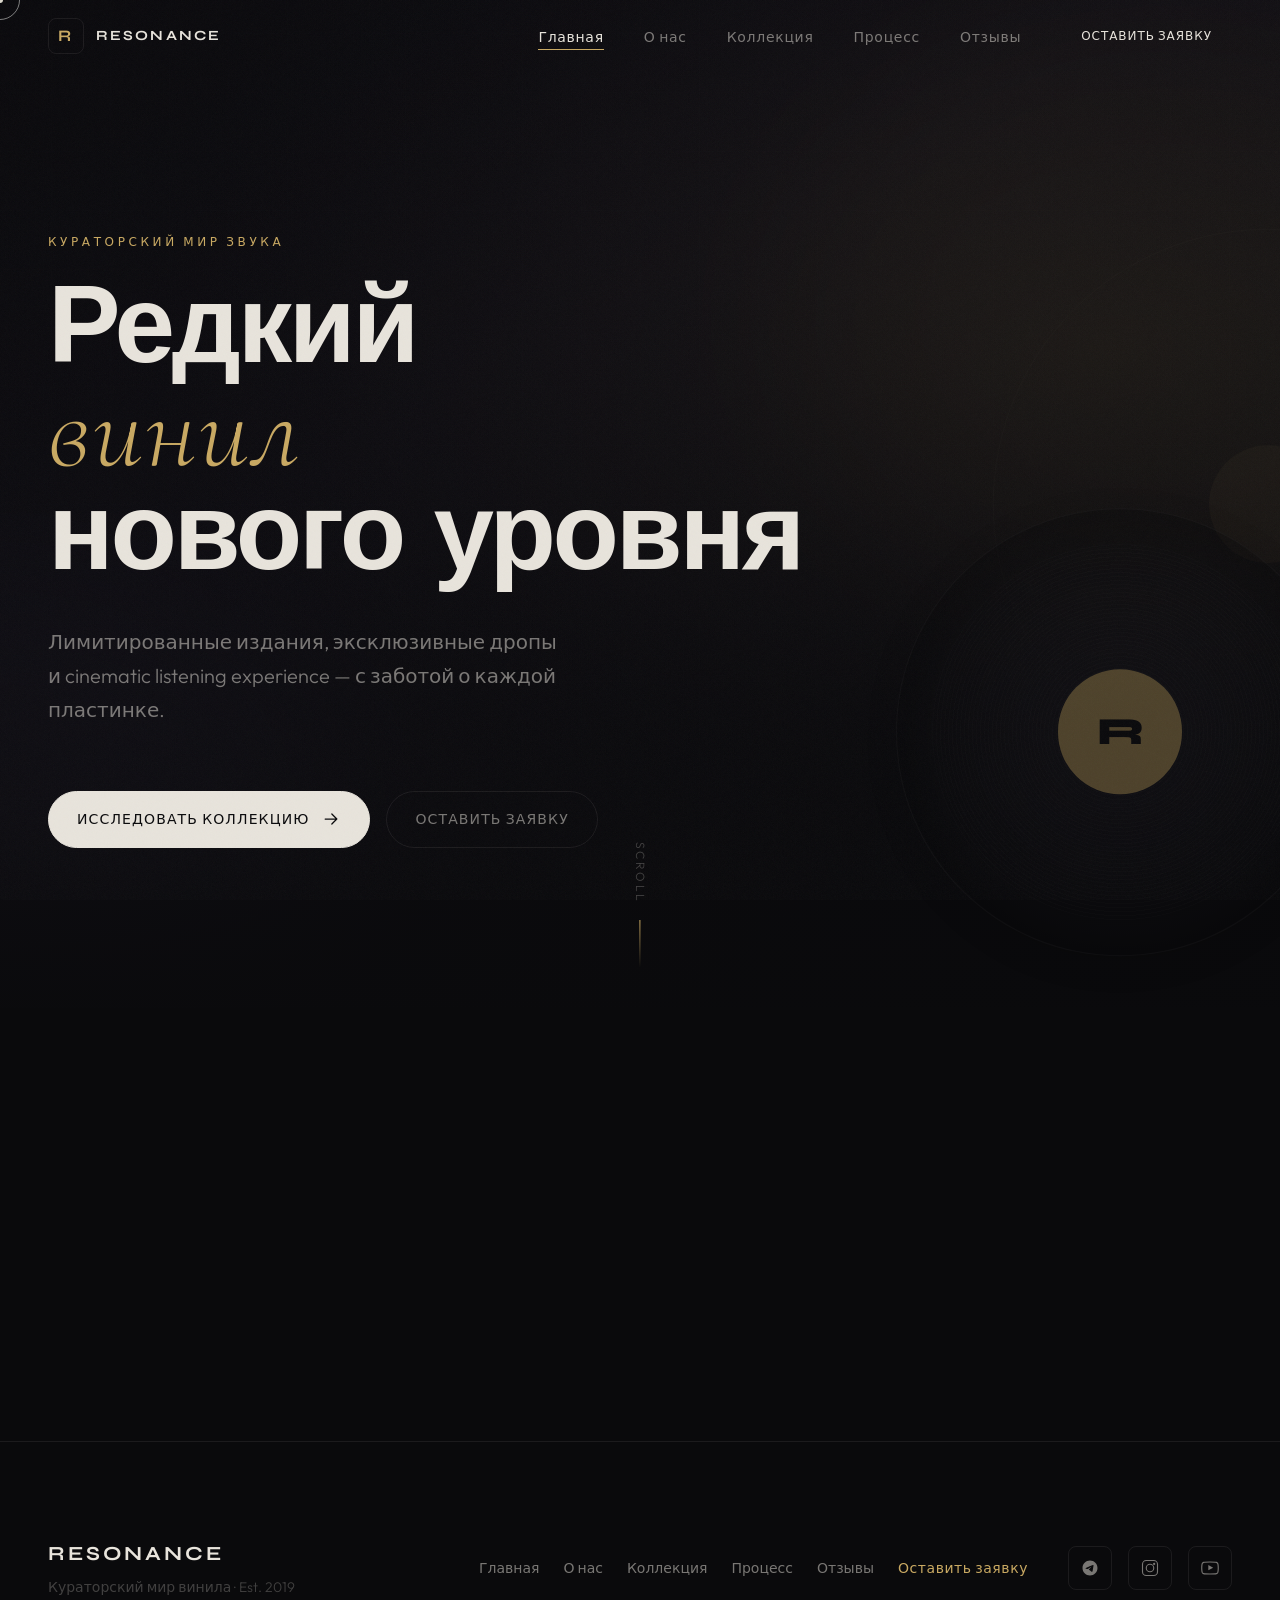
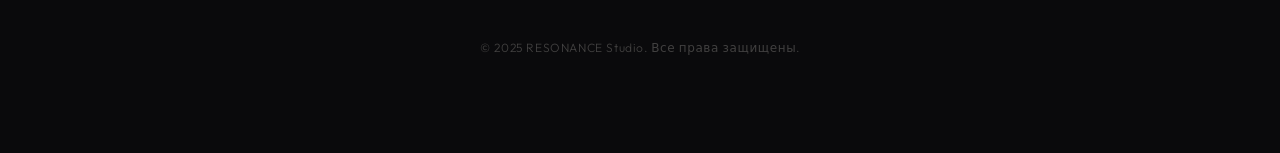
<file: index.html>
<!DOCTYPE html>
<html lang="ru">
<head>
  <meta charset="UTF-8">
  <meta name="viewport" content="width=device-width, initial-scale=1.0">
  <meta name="description" content="RESONANCE — премиальная студия винила, редких изданий и кураторского звука.">
  <meta name="theme-color" content="#0a0a0c">
  <title>RESONANCE — Кураторский мир винила</title>
  <link rel="icon" type="image/svg+xml" href="assets/favicon.svg">
  <link rel="preconnect" href="https://fonts.googleapis.com">
  <link rel="preconnect" href="https://fonts.gstatic.com" crossorigin>
  <link href="https://fonts.googleapis.com/css2?family=Cormorant+Garamond:ital,wght@0,300;0,400;0,600;1,300&family=Outfit:wght@300;400;500;600&family=Syne:wght@400;500;600;700;800&display=swap" rel="stylesheet">
  <link rel="stylesheet" href="style.css">
</head>
<body data-page="home">

  <main>
    <section class="hero" id="hero">
      <div class="hero__bg" data-parallax="0.35">
        <img src="assets/hero-bg.svg" alt="" class="hero__bg-img" width="1920" height="1080" loading="eager">
        <div class="hero__overlay"></div>
        <div class="hero__grain"></div>
      </div>
      <div class="hero__content container">
        <p class="hero__eyebrow reveal" data-delay="0">Кураторский мир звука</p>
        <h1 class="hero__title reveal" data-delay="100">
          <span class="hero__title-line">Редкий</span>
          <span class="hero__title-line hero__title-line--accent">винил</span>
          <span class="hero__title-line">нового уровня</span>
        </h1>
        <p class="hero__subtitle reveal" data-delay="200">
          Лимитированные издания, эксклюзивные дропы и cinematic listening experience — с заботой о каждой пластинке.
        </p>
        <div class="hero__actions reveal" data-delay="300">
          <a href="catalog.html" class="btn btn--primary" data-cursor="hover">
            <span>Исследовать коллекцию</span>
            <svg width="20" height="20" viewBox="0 0 24 24" fill="none" aria-hidden="true"><path d="M5 12h14M13 6l6 6-6 6" stroke="currentColor" stroke-width="1.5" stroke-linecap="round" stroke-linejoin="round"/></svg>
          </a>
          <button type="button" class="btn btn--ghost" data-modal-open data-cursor="hover">Оставить заявку</button>
        </div>
      </div>
      <div class="hero__disc" data-parallax="0.15" aria-hidden="true">
        <div class="hero__disc-inner">
          <div class="hero__disc-grooves"></div>
          <div class="hero__disc-label">R</div>
        </div>
      </div>
      <a href="about.html" class="hero__scroll" aria-label="Прокрутить" data-cursor="hover">
        <span class="hero__scroll-text">Scroll</span>
        <span class="hero__scroll-line"></span>
      </a>
    </section>

    <section class="home-teaser section">
      <div class="container">
        <div class="home-teaser__grid">
          <a href="about.html" class="home-teaser__card reveal" data-cursor="hover">
            <span class="home-teaser__num">01</span>
            <h3>О студии</h3>
            <p>Кураторский отбор и философия звука</p>
          </a>
          <a href="catalog.html" class="home-teaser__card reveal" data-delay="100" data-cursor="hover">
            <span class="home-teaser__num">02</span>
            <h3>Коллекция</h3>
            <p>Редкие релизы и лимитированные издания</p>
          </a>
          <a href="process.html" class="home-teaser__card reveal" data-delay="200" data-cursor="hover">
            <span class="home-teaser__num">03</span>
            <h3>Процесс</h3>
            <p>От заявки до первого spin</p>
          </a>
          <a href="reviews.html" class="home-teaser__card reveal" data-delay="300" data-cursor="hover">
            <span class="home-teaser__num">04</span>
            <h3>Отзывы</h3>
            <p>Голоса нашего комьюнити</p>
          </a>
        </div>
      </div>
    </section>
  </main>

  <script src="js/layout.js"></script>
  <script src="script.js" defer></script>
</body>
</html>
</file>
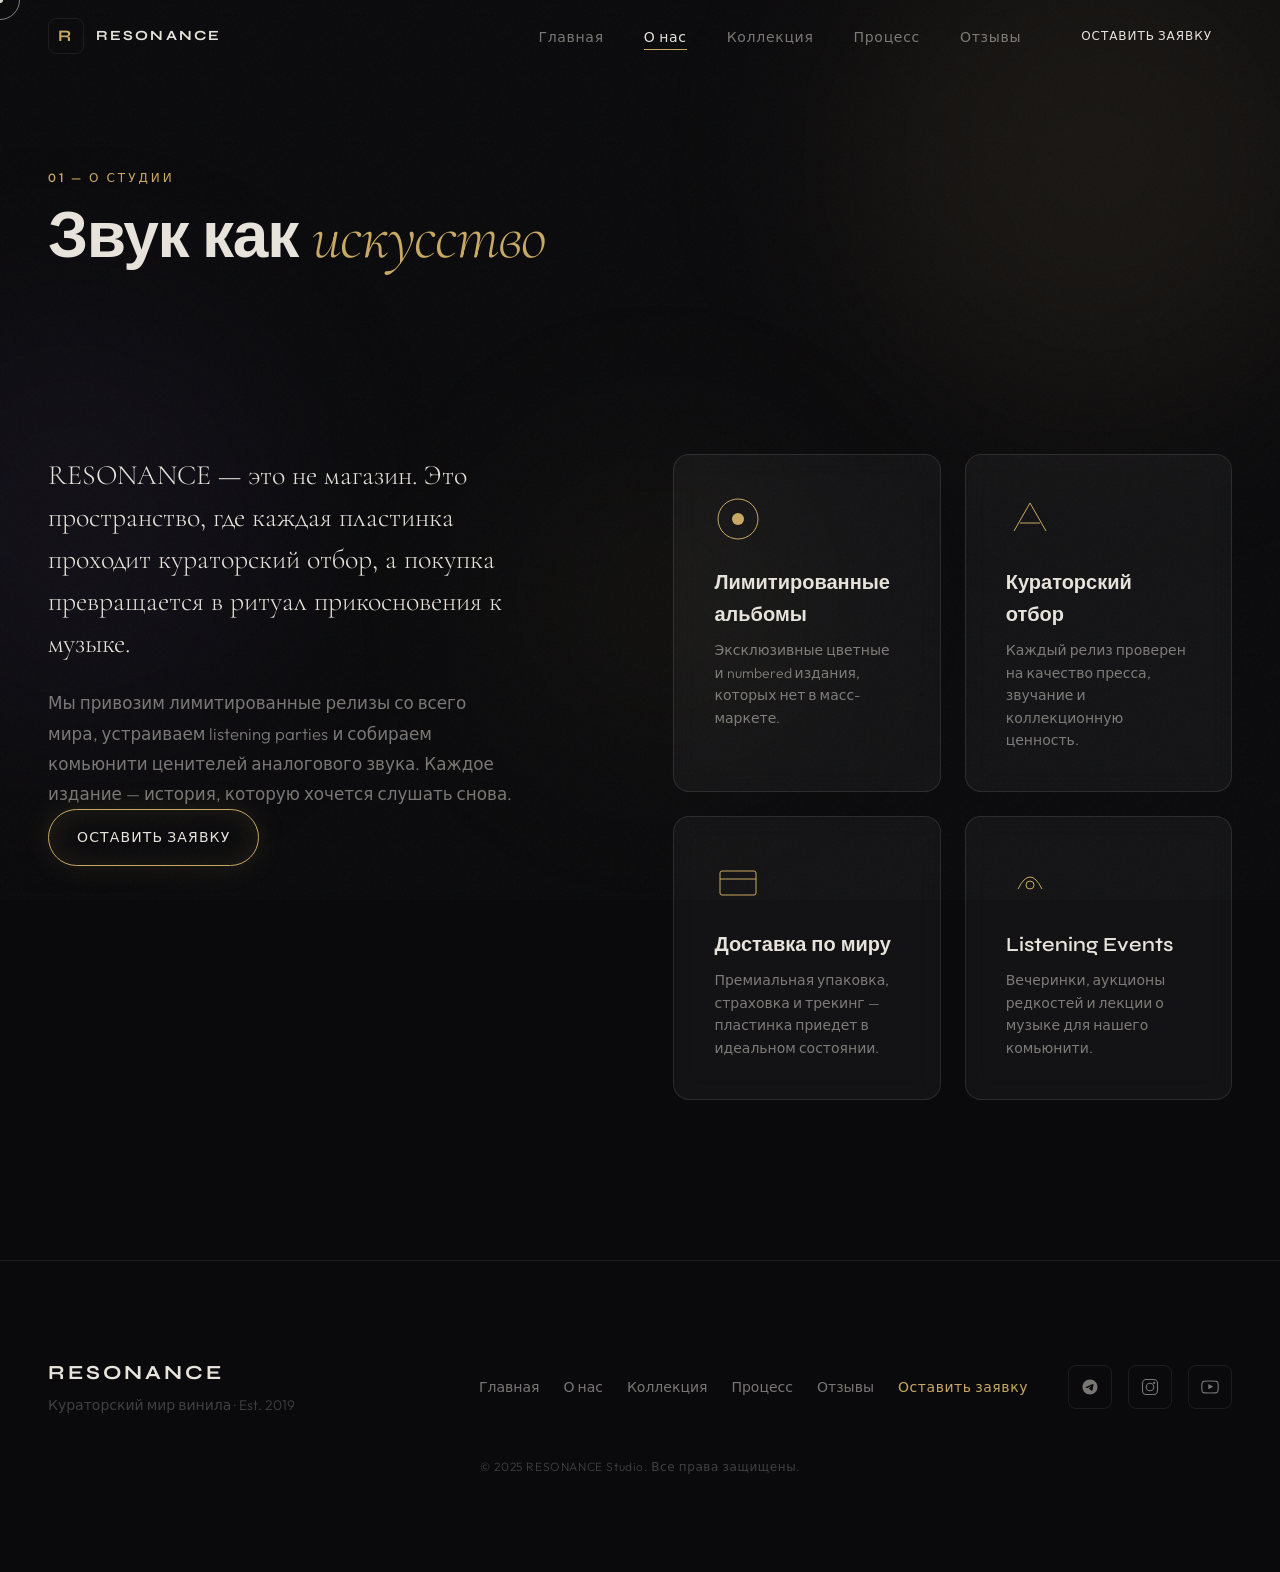
<file: about.html>
<!DOCTYPE html>
<html lang="ru">
<head>
  <meta charset="UTF-8">
  <meta name="viewport" content="width=device-width, initial-scale=1.0">
  <meta name="description" content="RESONANCE — о студии, кураторский отбор винила и философия звука.">
  <meta name="theme-color" content="#0a0a0c">
  <title>О нас — RESONANCE</title>
  <link rel="icon" type="image/svg+xml" href="assets/favicon.svg">
  <link rel="preconnect" href="https://fonts.googleapis.com">
  <link rel="preconnect" href="https://fonts.gstatic.com" crossorigin>
  <link href="https://fonts.googleapis.com/css2?family=Cormorant+Garamond:ital,wght@0,300;0,400;0,600;1,300&family=Outfit:wght@300;400;500;600&family=Syne:wght@400;500;600;700;800&display=swap" rel="stylesheet">
  <link rel="stylesheet" href="style.css">
</head>
<body data-page="about">

  <main>
    <section class="page-head section">
      <div class="container">
        <span class="section__label reveal">01 — О студии</span>
        <h1 class="page-head__title reveal" data-delay="100">Звук как <em>искусство</em></h1>
      </div>
    </section>

    <section class="about section" id="about">
      <div class="container">
        <div class="about__grid">
          <div class="about__text reveal" data-delay="100">
            <p class="about__lead">
              RESONANCE — это не магазин. Это пространство, где каждая пластинка проходит кураторский отбор, а покупка превращается в ритуал прикосновения к музыке.
            </p>
            <p class="about__body">
              Мы привозим лимитированные релизы со всего мира, устраиваем listening parties и собираем комьюнити ценителей аналогового звука. Каждое издание — история, которую хочется слушать снова.
            </p>
            <button type="button" class="btn btn--glow" data-modal-open data-cursor="hover">Оставить заявку</button>
          </div>
          <div class="about__cards">
            <article class="feature-card reveal" data-delay="0" data-cursor="hover">
              <div class="feature-card__icon">
                <svg viewBox="0 0 48 48" fill="none" aria-hidden="true"><circle cx="24" cy="24" r="20" stroke="currentColor" stroke-width="1"/><circle cx="24" cy="24" r="6" fill="currentColor"/></svg>
              </div>
              <h3 class="feature-card__title">Лимитированные альбомы</h3>
              <p class="feature-card__desc">Эксклюзивные цветные и numbered издания, которых нет в масс-маркете.</p>
              <span class="feature-card__line"></span>
            </article>
            <article class="feature-card reveal" data-delay="100" data-cursor="hover">
              <div class="feature-card__icon">
                <svg viewBox="0 0 48 48" fill="none" aria-hidden="true"><path d="M8 36 L24 8 L40 36" stroke="currentColor" stroke-width="1" stroke-linejoin="round"/><line x1="14" y1="28" x2="34" y2="28" stroke="currentColor" stroke-width="1"/></svg>
              </div>
              <h3 class="feature-card__title">Кураторский отбор</h3>
              <p class="feature-card__desc">Каждый релиз проверен на качество пресса, звучание и коллекционную ценность.</p>
              <span class="feature-card__line"></span>
            </article>
            <article class="feature-card reveal" data-delay="200" data-cursor="hover">
              <div class="feature-card__icon">
                <svg viewBox="0 0 48 48" fill="none" aria-hidden="true"><rect x="6" y="14" width="36" height="24" rx="2" stroke="currentColor" stroke-width="1"/><path d="M6 22 L42 22" stroke="currentColor" stroke-width="1"/></svg>
              </div>
              <h3 class="feature-card__title">Доставка по миру</h3>
              <p class="feature-card__desc">Премиальная упаковка, страховка и трекинг — пластинка приедет в идеальном состоянии.</p>
              <span class="feature-card__line"></span>
            </article>
            <article class="feature-card reveal" data-delay="300" data-cursor="hover">
              <div class="feature-card__icon">
                <svg viewBox="0 0 48 48" fill="none" aria-hidden="true"><path d="M12 32 Q24 8 36 32" stroke="currentColor" stroke-width="1" fill="none"/><circle cx="24" cy="28" r="4" stroke="currentColor" stroke-width="1"/></svg>
              </div>
              <h3 class="feature-card__title">Listening Events</h3>
              <p class="feature-card__desc">Вечеринки, аукционы редкостей и лекции о музыке для нашего комьюнити.</p>
              <span class="feature-card__line"></span>
            </article>
          </div>
        </div>
      </div>
    </section>
  </main>

  <script src="js/layout.js"></script>
  <script src="script.js" defer></script>
</body>
</html>
</file>
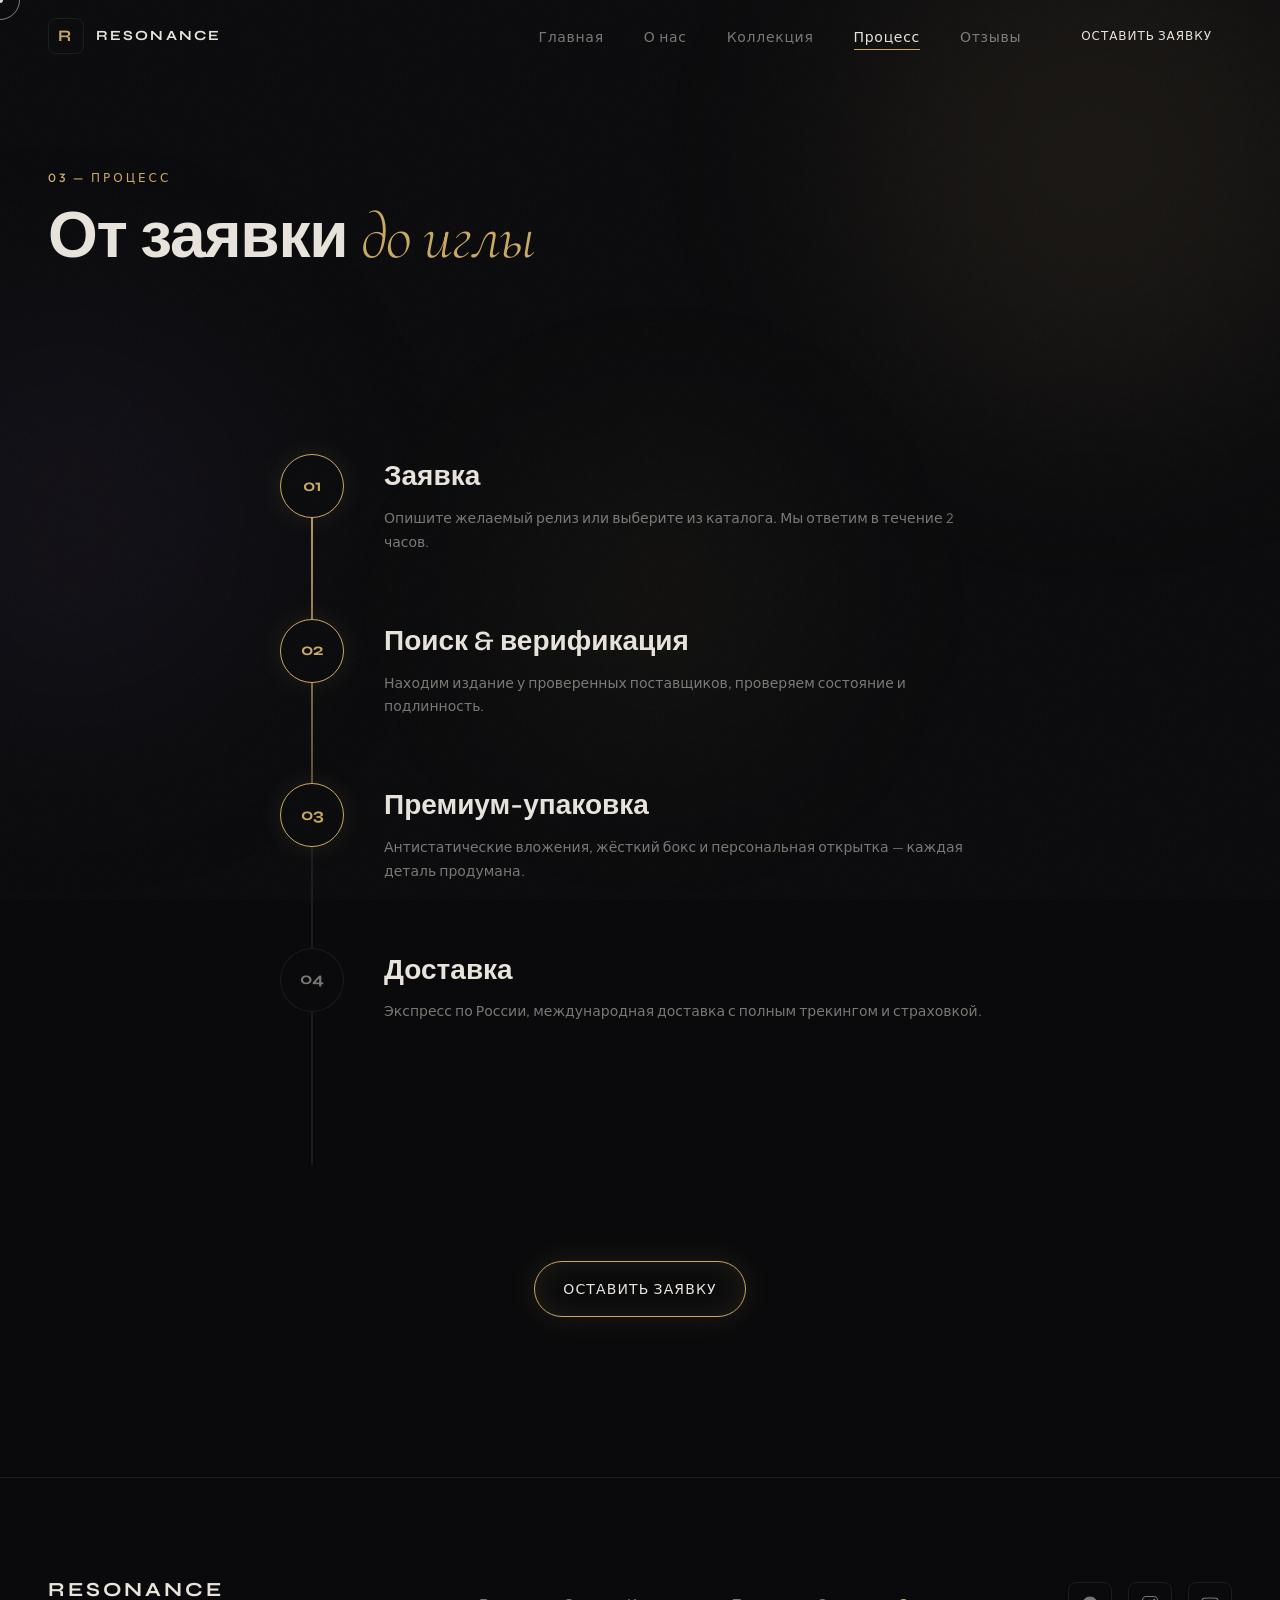
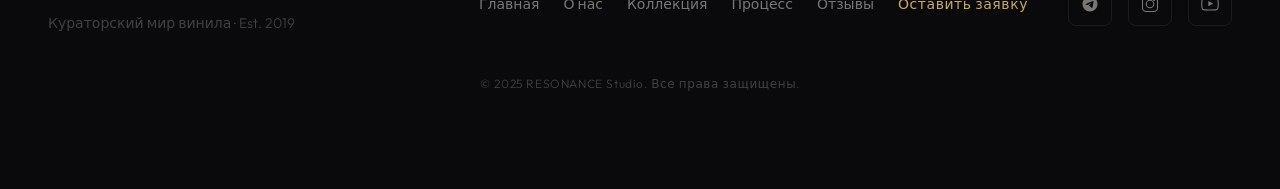
<file: process.html>
<!DOCTYPE html>
<html lang="ru">
<head>
  <meta charset="UTF-8">
  <meta name="viewport" content="width=device-width, initial-scale=1.0">
  <meta name="description" content="RESONANCE — как мы работаем: от заявки до доставки винила.">
  <meta name="theme-color" content="#0a0a0c">
  <title>Процесс — RESONANCE</title>
  <link rel="icon" type="image/svg+xml" href="assets/favicon.svg">
  <link rel="preconnect" href="https://fonts.googleapis.com">
  <link rel="preconnect" href="https://fonts.gstatic.com" crossorigin>
  <link href="https://fonts.googleapis.com/css2?family=Cormorant+Garamond:ital,wght@0,300;0,400;0,600;1,300&family=Outfit:wght@300;400;500;600&family=Syne:wght@400;500;600;700;800&display=swap" rel="stylesheet">
  <link rel="stylesheet" href="style.css">
</head>
<body data-page="process">

  <main>
    <section class="page-head section">
      <div class="container">
        <span class="section__label reveal">03 — Процесс</span>
        <h1 class="page-head__title reveal" data-delay="100">От заявки <em>до иглы</em></h1>
      </div>
    </section>

    <section class="process section" id="process">
      <div class="container">
        <div class="timeline" id="timeline">
          <div class="timeline__track" aria-hidden="true">
            <div class="timeline__line"></div>
            <div class="timeline__progress" id="timelineProgress"></div>
          </div>
          <article class="timeline__step reveal" data-delay="0">
            <div class="timeline__marker"><span>01</span></div>
            <div class="timeline__content">
              <h3 class="timeline__title">Заявка</h3>
              <p class="timeline__desc">Опишите желаемый релиз или выберите из каталога. Мы ответим в течение 2 часов.</p>
            </div>
          </article>
          <article class="timeline__step reveal" data-delay="150">
            <div class="timeline__marker"><span>02</span></div>
            <div class="timeline__content">
              <h3 class="timeline__title">Поиск &amp; верификация</h3>
              <p class="timeline__desc">Находим издание у проверенных поставщиков, проверяем состояние и подлинность.</p>
            </div>
          </article>
          <article class="timeline__step reveal" data-delay="300">
            <div class="timeline__marker"><span>03</span></div>
            <div class="timeline__content">
              <h3 class="timeline__title">Премиум-упаковка</h3>
              <p class="timeline__desc">Антистатические вложения, жёсткий бокс и персональная открытка — каждая деталь продумана.</p>
            </div>
          </article>
          <article class="timeline__step reveal" data-delay="450">
            <div class="timeline__marker"><span>04</span></div>
            <div class="timeline__content">
              <h3 class="timeline__title">Доставка</h3>
              <p class="timeline__desc">Экспресс по России, международная доставка с полным трекингом и страховкой.</p>
            </div>
          </article>
          <article class="timeline__step reveal" data-delay="600">
            <div class="timeline__marker"><span>05</span></div>
            <div class="timeline__content">
              <h3 class="timeline__title">Первый spin</h3>
              <p class="timeline__desc">Пластинка у вас. Приглашаем на listening party — делимся эмоциями вместе.</p>
            </div>
          </article>
        </div>
        <p class="process__cta reveal">
          <button type="button" class="btn btn--glow" data-modal-open data-cursor="hover">Оставить заявку</button>
        </p>
      </div>
    </section>
  </main>

  <script src="js/layout.js"></script>
  <script src="script.js" defer></script>
</body>
</html>
</file>
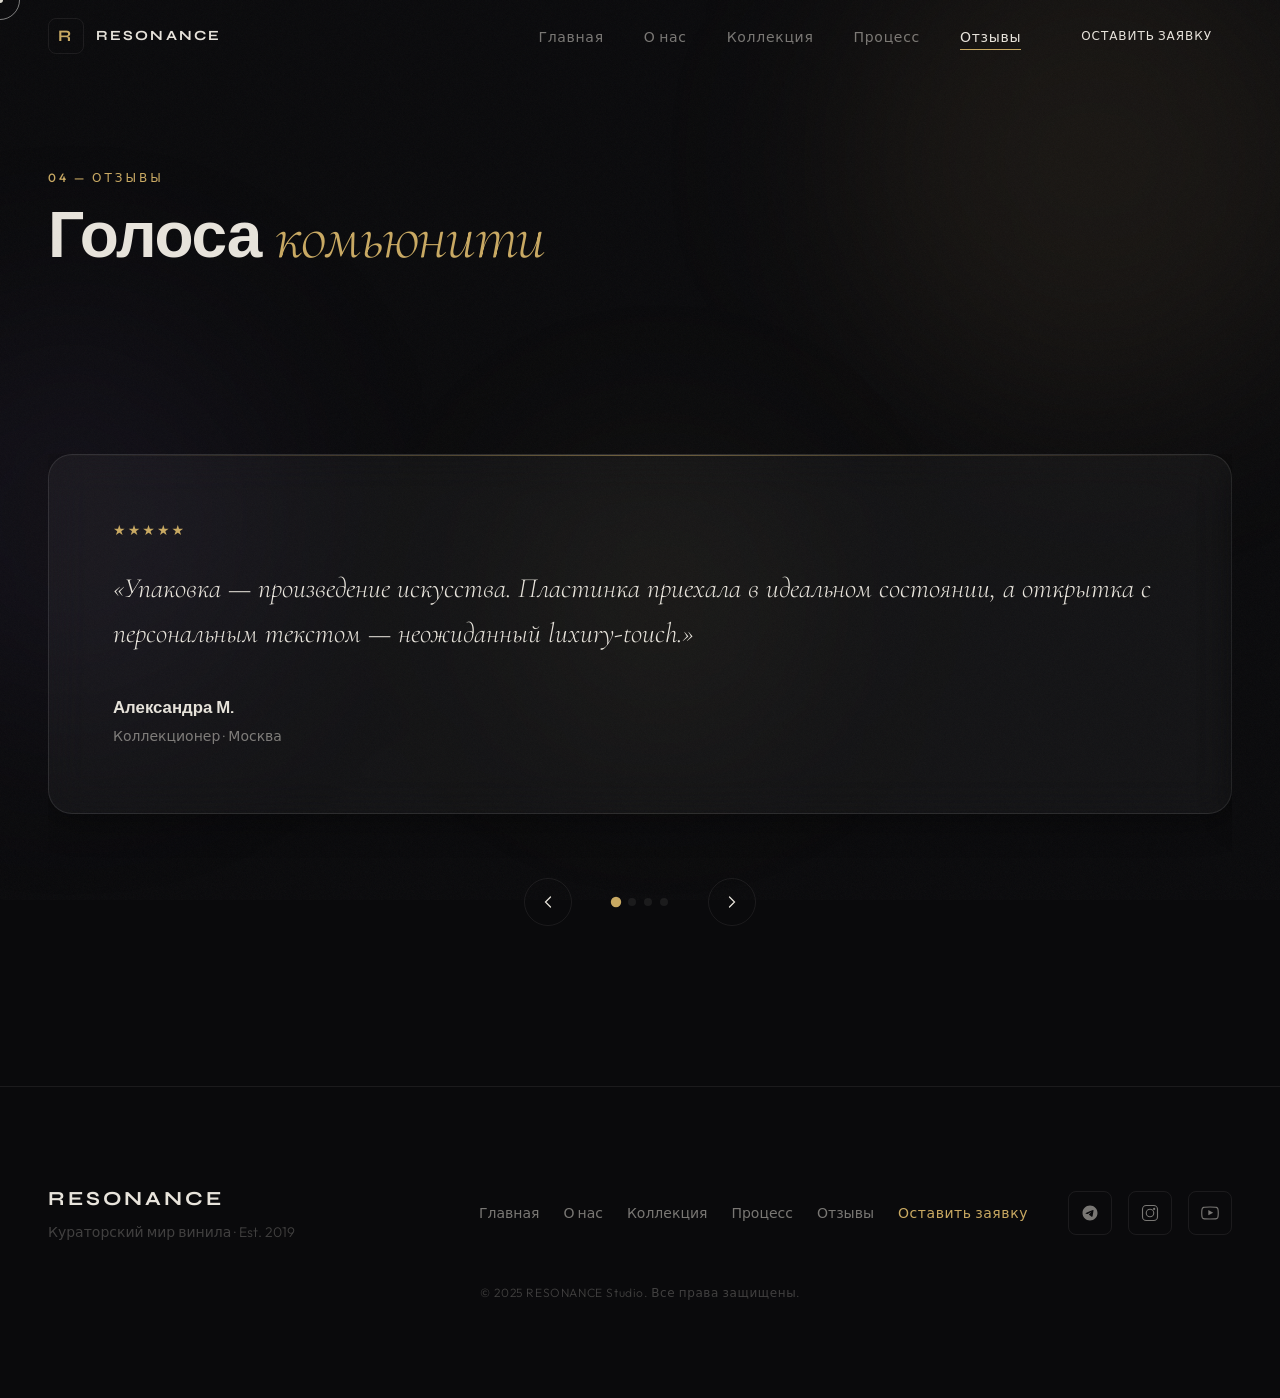
<file: reviews.html>
<!DOCTYPE html>
<html lang="ru">
<head>
  <meta charset="UTF-8">
  <meta name="viewport" content="width=device-width, initial-scale=1.0">
  <meta name="description" content="RESONANCE — отзывы коллекционеров и меломанов.">
  <meta name="theme-color" content="#0a0a0c">
  <title>Отзывы — RESONANCE</title>
  <link rel="icon" type="image/svg+xml" href="assets/favicon.svg">
  <link rel="preconnect" href="https://fonts.googleapis.com">
  <link rel="preconnect" href="https://fonts.gstatic.com" crossorigin>
  <link href="https://fonts.googleapis.com/css2?family=Cormorant+Garamond:ital,wght@0,300;0,400;0,600;1,300&family=Outfit:wght@300;400;500;600&family=Syne:wght@400;500;600;700;800&display=swap" rel="stylesheet">
  <link rel="stylesheet" href="style.css">
</head>
<body data-page="reviews">

  <main>
    <section class="page-head section">
      <div class="container">
        <span class="section__label reveal">04 — Отзывы</span>
        <h1 class="page-head__title reveal" data-delay="100">Голоса <em>комьюнити</em></h1>
      </div>
    </section>

    <section class="testimonials section" id="testimonials">
      <div class="container">
        <div class="slider reveal" id="testimonialSlider">
          <div class="slider__track" id="sliderTrack">
            <article class="slider__slide glass-card">
              <div class="slider__stars" aria-hidden="true">★★★★★</div>
              <blockquote class="slider__quote">«Упаковка — произведение искусства. Пластинка приехала в идеальном состоянии, а открытка с персональным текстом — неожиданный luxury-touch.»</blockquote>
              <footer class="slider__author">
                <span class="slider__name">Александра М.</span>
                <span class="slider__role">Коллекционер · Москва</span>
              </footer>
            </article>
            <article class="slider__slide glass-card">
              <div class="slider__stars" aria-hidden="true">★★★★★</div>
              <blockquote class="slider__quote">«Нашли редкий японский пресс, о котором мечтал три года. RESONANCE — единственные, кто не подвели с подлинностью и сроками.»</blockquote>
              <footer class="slider__author">
                <span class="slider__name">Дмитрий К.</span>
                <span class="slider__role">DJ · Санкт-Петербург</span>
              </footer>
            </article>
            <article class="slider__slide glass-card">
              <div class="slider__stars" aria-hidden="true">★★★★★</div>
              <blockquote class="slider__quote">«Listening party в их студии — это cinematic experience. Звук, свет, винил — всё на уровне топовых мировых пространств.»</blockquote>
              <footer class="slider__author">
                <span class="slider__name">Елена В.</span>
                <span class="slider__role">Музыкальный критик</span>
              </footer>
            </article>
            <article class="slider__slide glass-card">
              <div class="slider__stars" aria-hidden="true">★★★★★</div>
              <blockquote class="slider__quote">«Заказываю уже четвёртый раз. Каждый дроп — событие. Сервис ощущается как private concierge для меломанов.»</blockquote>
              <footer class="slider__author">
                <span class="slider__name">Игорь С.</span>
                <span class="slider__role">Продюсер · Берлин</span>
              </footer>
            </article>
          </div>
          <div class="slider__controls">
            <button class="slider__btn" id="sliderPrev" aria-label="Предыдущий отзыв" data-cursor="hover">
              <svg viewBox="0 0 24 24" fill="none" aria-hidden="true"><path d="M15 6l-6 6 6 6" stroke="currentColor" stroke-width="1.5" stroke-linecap="round"/></svg>
            </button>
            <div class="slider__dots" id="sliderDots" role="tablist" aria-label="Выбор отзыва"></div>
            <button class="slider__btn" id="sliderNext" aria-label="Следующий отзыв" data-cursor="hover">
              <svg viewBox="0 0 24 24" fill="none" aria-hidden="true"><path d="M9 6l6 6-6 6" stroke="currentColor" stroke-width="1.5" stroke-linecap="round"/></svg>
            </button>
          </div>
        </div>
      </div>
    </section>
  </main>

  <script src="js/layout.js"></script>
  <script src="script.js" defer></script>
</body>
</html>
</file>
<file: style.css>
/* ═══════════════════════════════════════════════════════════
   RESONANCE — Premium Vinyl Studio
   Design System & Component Styles
   ═══════════════════════════════════════════════════════════ */

/* ─── CSS Variables ─── */
:root {
  /* Colors */
  --color-bg: #0a0a0c;
  --color-bg-elevated: #12101a;
  --color-bg-card: rgba(255, 255, 255, 0.03);
  --color-surface: #16141c;
  --color-text: #e8e4dc;
  --color-text-muted: rgba(232, 228, 220, 0.5);
  --color-text-faint: rgba(232, 228, 220, 0.25);
  --color-accent: #c9a962;
  --color-accent-glow: rgba(201, 169, 98, 0.4);
  --color-accent-soft: rgba(201, 169, 98, 0.12);
  --color-border: rgba(232, 228, 220, 0.08);
  --color-border-hover: rgba(232, 228, 220, 0.2);
  --color-glass: rgba(255, 255, 255, 0.04);
  --color-glass-border: rgba(255, 255, 255, 0.1);

  /* Typography */
  --font-display: 'Syne', sans-serif;
  --font-serif: 'Cormorant Garamond', Georgia, serif;
  --font-body: 'Outfit', system-ui, sans-serif;

  --text-xs: clamp(0.7rem, 0.65rem + 0.2vw, 0.75rem);
  --text-sm: clamp(0.8rem, 0.75rem + 0.25vw, 0.875rem);
  --text-base: clamp(0.95rem, 0.9rem + 0.3vw, 1.05rem);
  --text-lg: clamp(1.1rem, 1rem + 0.5vw, 1.25rem);
  --text-xl: clamp(1.4rem, 1.2rem + 1vw, 1.75rem);
  --text-2xl: clamp(1.8rem, 1.4rem + 2vw, 2.5rem);
  --text-3xl: clamp(2.5rem, 1.8rem + 3.5vw, 4rem);
  --text-hero: clamp(3.2rem, 2rem + 6vw, 7.5rem);

  /* Spacing */
  --space-xs: 0.5rem;
  --space-sm: 1rem;
  --space-md: 1.5rem;
  --space-lg: 2.5rem;
  --space-xl: 4rem;
  --space-2xl: 6rem;
  --space-3xl: 10rem;

  /* Layout */
  --container-max: 1280px;
  --container-pad: clamp(1.25rem, 4vw, 3rem);
  --nav-height: 72px;
  --radius-sm: 8px;
  --radius-md: 16px;
  --radius-lg: 24px;
  --radius-full: 9999px;

  /* Effects */
  --shadow-soft: 0 8px 32px rgba(0, 0, 0, 0.4);
  --shadow-glow: 0 0 60px var(--color-accent-glow);
  --blur-glass: 20px;
  --transition-fast: 0.2s cubic-bezier(0.4, 0, 0.2, 1);
  --transition-base: 0.4s cubic-bezier(0.4, 0, 0.2, 1);
  --transition-slow: 0.8s cubic-bezier(0.16, 1, 0.3, 1);
  --ease-out-expo: cubic-bezier(0.16, 1, 0.3, 1);
}

/* ─── Reset & Base ─── */
*,
*::before,
*::after {
  box-sizing: border-box;
  margin: 0;
  padding: 0;
}

html {
  scroll-behavior: smooth;
  -webkit-font-smoothing: antialiased;
  -moz-osx-font-smoothing: grayscale;
}

html.preload-lock {
  overflow: hidden;
}

body {
  font-family: var(--font-body);
  font-size: var(--text-base);
  font-weight: 300;
  line-height: 1.6;
  color: var(--color-text);
  background: var(--color-bg);
  overflow-x: hidden;
  cursor: none;
}

body.touch-device {
  cursor: auto;
}

body.touch-device .cursor {
  display: none;
}

img {
  display: block;
  max-width: 100%;
  height: auto;
}

a {
  color: inherit;
  text-decoration: none;
}

button {
  font: inherit;
  color: inherit;
  background: none;
  border: none;
  cursor: none;
}

ul {
  list-style: none;
}

em {
  font-family: var(--font-serif);
  font-style: italic;
  font-weight: 300;
  color: var(--color-accent);
}

::selection {
  background: var(--color-accent-soft);
  color: var(--color-text);
}

/* ─── Utility ─── */
.container {
  width: 100%;
  max-width: var(--container-max);
  margin-inline: auto;
  padding-inline: var(--container-pad);
}

.section {
  padding-block: var(--space-3xl);
  position: relative;
}

/* ─── Preloader ─── */
.preloader {
  position: fixed;
  inset: 0;
  z-index: 10000;
  display: flex;
  align-items: center;
  justify-content: center;
  background: var(--color-bg);
  transition: opacity 0.6s var(--ease-out-expo), visibility 0.6s;
}

.preloader.is-hidden {
  opacity: 0;
  visibility: hidden;
  pointer-events: none;
}

.preloader__inner {
  text-align: center;
}

.preloader__ring {
  width: 48px;
  height: 48px;
  margin: 0 auto var(--space-md);
  border: 1px solid var(--color-border);
  border-top-color: var(--color-accent);
  border-radius: 50%;
  animation: spin 1s linear infinite;
}

.preloader__text {
  font-family: var(--font-display);
  font-size: var(--text-sm);
  font-weight: 600;
  letter-spacing: 0.4em;
  color: var(--color-text-muted);
}

.preloader__bar {
  width: 120px;
  height: 1px;
  margin: var(--space-md) auto 0;
  background: var(--color-border);
  overflow: hidden;
}

.preloader__bar span {
  display: block;
  height: 100%;
  width: 0%;
  background: var(--color-accent);
  animation: loadBar 1.8s var(--ease-out-expo) forwards;
}

@keyframes spin {
  to { transform: rotate(360deg); }
}

@keyframes loadBar {
  to { width: 100%; }
}

/* ─── Custom Cursor ─── */
.cursor {
  position: fixed;
  top: 0;
  left: 0;
  z-index: 9999;
  pointer-events: none;
  mix-blend-mode: difference;
}

.cursor__dot {
  position: absolute;
  width: 6px;
  height: 6px;
  margin: -3px 0 0 -3px;
  background: var(--color-text);
  border-radius: 50%;
  transition: transform 0.15s ease, opacity 0.15s ease;
}

.cursor__ring {
  position: absolute;
  width: 40px;
  height: 40px;
  margin: -20px 0 0 -20px;
  border: 1px solid rgba(255, 255, 255, 0.5);
  border-radius: 50%;
  transition: transform 0.35s var(--ease-out-expo), width 0.35s, height 0.35s, margin 0.35s, border-color 0.35s;
}

.cursor.is-hover .cursor__ring {
  width: 64px;
  height: 64px;
  margin: -32px 0 0 -32px;
  border-color: var(--color-accent);
}

.cursor.is-click .cursor__dot {
  transform: scale(0.5);
}

/* ─── Noise Overlay ─── */
.noise {
  position: fixed;
  inset: 0;
  z-index: 9990;
  pointer-events: none;
  opacity: 0.035;
  background-image: url("data:image/svg+xml,%3Csvg viewBox='0 0 256 256' xmlns='http://www.w3.org/2000/svg'%3E%3Cfilter id='n'%3E%3CfeTurbulence type='fractalNoise' baseFrequency='0.9' numOctaves='4' stitchTiles='stitch'/%3E%3C/filter%3E%3Crect width='100%25' height='100%25' filter='url(%23n)'/%3E%3C/svg%3E");
  background-repeat: repeat;
  background-size: 128px 128px;
}

/* ─── Ambient Blobs ─── */
.ambient {
  position: fixed;
  inset: 0;
  z-index: 0;
  pointer-events: none;
  overflow: hidden;
}

.ambient__blob {
  position: absolute;
  border-radius: 50%;
  filter: blur(100px);
  animation: blobFloat 20s ease-in-out infinite;
}

.ambient__blob--1 {
  width: 500px;
  height: 500px;
  top: -10%;
  right: -5%;
  background: rgba(201, 169, 98, 0.08);
  animation-delay: 0s;
}

.ambient__blob--2 {
  width: 400px;
  height: 400px;
  bottom: 20%;
  left: -10%;
  background: rgba(90, 75, 130, 0.1);
  animation-delay: -7s;
}

.ambient__blob--3 {
  width: 300px;
  height: 300px;
  top: 50%;
  left: 40%;
  background: rgba(201, 169, 98, 0.05);
  animation-delay: -14s;
}

@keyframes blobFloat {
  0%, 100% { transform: translate(0, 0) scale(1); }
  33% { transform: translate(30px, -40px) scale(1.05); }
  66% { transform: translate(-20px, 30px) scale(0.95); }
}

/* ─── Navigation ─── */
.nav {
  position: fixed;
  top: 0;
  left: 0;
  right: 0;
  z-index: 1000;
  height: var(--nav-height);
  transition: background var(--transition-base), backdrop-filter var(--transition-base), box-shadow var(--transition-base);
}

.nav.is-scrolled {
  background: rgba(10, 10, 12, 0.75);
  backdrop-filter: blur(var(--blur-glass));
  -webkit-backdrop-filter: blur(var(--blur-glass));
  box-shadow: 0 1px 0 var(--color-border);
}

.nav__inner {
  display: flex;
  align-items: center;
  justify-content: space-between;
  height: 100%;
}

.nav__logo {
  display: flex;
  align-items: center;
  gap: 0.75rem;
  font-family: var(--font-display);
  font-weight: 700;
  font-size: var(--text-sm);
  letter-spacing: 0.15em;
}

.nav__logo-mark {
  display: flex;
  align-items: center;
  justify-content: center;
  width: 36px;
  height: 36px;
  border: 1px solid var(--color-border);
  border-radius: var(--radius-sm);
  font-size: 1rem;
  color: var(--color-accent);
  transition: border-color var(--transition-fast), box-shadow var(--transition-fast);
}

.nav__logo:hover .nav__logo-mark {
  border-color: var(--color-accent);
  box-shadow: 0 0 20px var(--color-accent-soft);
}

.nav__logo-text {
  display: none;
}

@media (min-width: 768px) {
  .nav__logo-text { display: inline; }
}

.nav__links {
  display: none;
  align-items: center;
  gap: var(--space-lg);
}

@media (min-width: 1024px) {
  .nav__links { display: flex; }
}

.nav__link {
  font-size: var(--text-sm);
  font-weight: 400;
  letter-spacing: 0.05em;
  color: var(--color-text-muted);
  position: relative;
  transition: color var(--transition-fast);
}

.nav__link::after {
  content: '';
  position: absolute;
  bottom: -4px;
  left: 0;
  width: 0;
  height: 1px;
  background: var(--color-accent);
  transition: width var(--transition-base);
}

.nav__link:hover,
.nav__link.is-active {
  color: var(--color-text);
}

.nav__link.is-active::after,
.nav__link:hover::after {
  width: 100%;
}

.nav__burger {
  display: flex;
  flex-direction: column;
  justify-content: center;
  gap: 6px;
  width: 32px;
  height: 32px;
  padding: 4px;
}

@media (min-width: 1024px) {
  .nav__burger { display: none; }
}

.nav__burger span {
  display: block;
  width: 100%;
  height: 1px;
  background: var(--color-text);
  transition: transform var(--transition-base), opacity var(--transition-base);
}

.nav__burger.is-open span:first-child {
  transform: translateY(3.5px) rotate(45deg);
}

.nav__burger.is-open span:last-child {
  transform: translateY(-3.5px) rotate(-45deg);
}

/* Mobile menu */
@media (max-width: 1023px) {
  .nav__links.is-open {
    display: flex;
    flex-direction: column;
    position: fixed;
    inset: var(--nav-height) 0 0 0;
    padding: var(--space-xl) var(--container-pad);
    background: rgba(10, 10, 12, 0.95);
    backdrop-filter: blur(24px);
    -webkit-backdrop-filter: blur(24px);
    gap: var(--space-lg);
    align-items: flex-start;
    animation: fadeIn 0.4s var(--ease-out-expo);
  }
}

.nav__progress {
  position: absolute;
  bottom: 0;
  left: 0;
  height: 1px;
  width: 0%;
  background: linear-gradient(90deg, var(--color-accent), transparent);
  transition: width 0.1s linear;
}

/* ─── Buttons ─── */
.btn {
  display: inline-flex;
  align-items: center;
  gap: 0.75rem;
  padding: 1rem 1.75rem;
  font-family: var(--font-body);
  font-size: var(--text-sm);
  font-weight: 500;
  letter-spacing: 0.08em;
  text-transform: uppercase;
  border-radius: var(--radius-full);
  transition: transform var(--transition-fast), box-shadow var(--transition-base), background var(--transition-base), border-color var(--transition-base);
}

.btn--sm {
  padding: 0.6rem 1.25rem;
  font-size: var(--text-xs);
}

.btn--primary {
  background: var(--color-text);
  color: var(--color-bg);
  border: 1px solid var(--color-text);
}

.btn--primary:hover {
  transform: translateY(-2px);
  box-shadow: 0 12px 40px rgba(232, 228, 220, 0.15);
}

.btn--ghost {
  border: 1px solid var(--color-border);
  color: var(--color-text-muted);
}

.btn--ghost:hover {
  border-color: var(--color-border-hover);
  color: var(--color-text);
  background: var(--color-glass);
}

.btn--glow {
  background: transparent;
  color: var(--color-text);
  border: 1px solid var(--color-accent);
  box-shadow: 0 0 30px var(--color-accent-soft), inset 0 0 30px var(--color-accent-soft);
}

.btn--glow:hover {
  background: var(--color-accent-soft);
  box-shadow: var(--shadow-glow);
  transform: translateY(-3px);
}

.btn svg {
  transition: transform var(--transition-fast);
}

.btn:hover svg {
  transform: translateX(4px);
}

/* ─── Section Header ─── */
.section__header {
  margin-bottom: var(--space-2xl);
}

.section__label {
  display: block;
  font-size: var(--text-xs);
  font-weight: 500;
  letter-spacing: 0.25em;
  text-transform: uppercase;
  color: var(--color-accent);
  margin-bottom: var(--space-sm);
}

.section__title {
  font-family: var(--font-display);
  font-size: var(--text-3xl);
  font-weight: 700;
  line-height: 1.05;
  letter-spacing: -0.02em;
}

/* ─── Scroll Reveal ─── */
.reveal {
  opacity: 0;
  transform: translateY(40px);
  transition: opacity 0.9s var(--ease-out-expo), transform 0.9s var(--ease-out-expo);
}

.reveal.is-visible {
  opacity: 1;
  transform: translateY(0);
}

/* ═══ HERO ═══ */
.hero {
  position: relative;
  min-height: 100vh;
  min-height: 100dvh;
  display: flex;
  align-items: flex-end;
  padding-bottom: var(--space-2xl);
  overflow: hidden;
}

.hero__bg {
  position: absolute;
  inset: 0;
  z-index: 0;
}

.hero__bg-img {
  width: 100%;
  height: 100%;
  object-fit: cover;
  transform: scale(1.05);
  transition: transform 0.1s linear;
}

.hero__overlay {
  position: absolute;
  inset: 0;
  background: linear-gradient(
    180deg,
    rgba(10, 10, 12, 0.3) 0%,
    rgba(10, 10, 12, 0.5) 50%,
    rgba(10, 10, 12, 0.95) 100%
  );
}

.hero__grain {
  position: absolute;
  inset: 0;
  opacity: 0.04;
  background: repeating-conic-gradient(from 0deg at 50% 50%, transparent 0deg, rgba(255,255,255,0.03) 1deg, transparent 2deg);
}

.hero__content {
  position: relative;
  z-index: 2;
  padding-top: calc(var(--nav-height) + var(--space-3xl));
  padding-bottom: var(--space-xl);
}

.hero__eyebrow {
  font-size: var(--text-xs);
  font-weight: 500;
  letter-spacing: 0.3em;
  text-transform: uppercase;
  color: var(--color-accent);
  margin-bottom: var(--space-md);
}

.hero__title {
  font-family: var(--font-display);
  font-size: var(--text-hero);
  font-weight: 800;
  line-height: 0.95;
  letter-spacing: -0.03em;
  margin-bottom: var(--space-lg);
}

.hero__title-line {
  display: block;
}

.hero__title-line--accent {
  font-family: var(--font-serif);
  font-weight: 300;
  font-style: italic;
  color: var(--color-accent);
  letter-spacing: 0.02em;
}

.hero__subtitle {
  max-width: 520px;
  font-size: var(--text-lg);
  font-weight: 300;
  color: var(--color-text-muted);
  line-height: 1.7;
  margin-bottom: var(--space-xl);
}

.hero__actions {
  display: flex;
  flex-wrap: wrap;
  gap: var(--space-sm);
}

/* Decorative vinyl disc */
.hero__disc {
  position: absolute;
  right: -5%;
  top: 50%;
  transform: translateY(-50%);
  z-index: 1;
  width: clamp(280px, 35vw, 480px);
  height: clamp(280px, 35vw, 480px);
  opacity: 0.35;
  pointer-events: none;
}

@media (max-width: 768px) {
  .hero__disc {
    right: -30%;
    opacity: 0.15;
  }
}

.hero__disc-inner {
  width: 100%;
  height: 100%;
  border-radius: 50%;
  background: radial-gradient(circle at center, #1a181f 0%, #0a0a0c 70%);
  border: 1px solid var(--color-border);
  box-shadow: var(--shadow-soft), inset 0 0 60px rgba(0,0,0,0.5);
  display: flex;
  align-items: center;
  justify-content: center;
  animation: discSpin 30s linear infinite;
}

.hero__disc-grooves {
  position: absolute;
  inset: 8%;
  border-radius: 50%;
  background: repeating-radial-gradient(
    circle at center,
    transparent 0px,
    transparent 3px,
    rgba(232, 228, 220, 0.03) 3px,
    rgba(232, 228, 220, 0.03) 4px
  );
}

.hero__disc-label {
  width: 28%;
  height: 28%;
  border-radius: 50%;
  background: var(--color-accent);
  display: flex;
  align-items: center;
  justify-content: center;
  font-family: var(--font-display);
  font-weight: 800;
  font-size: clamp(1.5rem, 3vw, 2.5rem);
  color: var(--color-bg);
  z-index: 1;
}

@keyframes discSpin {
  to { transform: rotate(360deg); }
}

/* Scroll indicator */
.hero__scroll {
  position: absolute;
  bottom: var(--space-lg);
  left: 50%;
  transform: translateX(-50%);
  z-index: 2;
  display: flex;
  flex-direction: column;
  align-items: center;
  gap: var(--space-sm);
  color: var(--color-text-faint);
  transition: color var(--transition-fast);
}

.hero__scroll:hover {
  color: var(--color-text-muted);
}

.hero__scroll-text {
  font-size: var(--text-xs);
  letter-spacing: 0.2em;
  text-transform: uppercase;
  writing-mode: vertical-rl;
}

.hero__scroll-line {
  width: 1px;
  height: 48px;
  background: linear-gradient(180deg, var(--color-accent), transparent);
  animation: scrollPulse 2s ease-in-out infinite;
}

@keyframes scrollPulse {
  0%, 100% { transform: scaleY(1); opacity: 1; }
  50% { transform: scaleY(0.6); opacity: 0.4; }
}

/* ═══ ABOUT ═══ */
.about__grid {
  display: grid;
  grid-template-columns: 1fr;
  gap: var(--space-2xl);
}

@media (min-width: 1024px) {
  .about__grid {
    grid-template-columns: 1fr 1.2fr;
    gap: var(--space-3xl);
    align-items: start;
  }
}

.about__lead {
  font-family: var(--font-serif);
  font-size: var(--text-xl);
  font-weight: 300;
  line-height: 1.5;
  color: var(--color-text);
  margin-bottom: var(--space-md);
}

.about__body {
  color: var(--color-text-muted);
  line-height: 1.8;
}

.about__cards {
  display: grid;
  grid-template-columns: 1fr;
  gap: var(--space-md);
}

@media (min-width: 640px) {
  .about__cards {
    grid-template-columns: repeat(2, 1fr);
  }
}

/* Feature cards */
.feature-card {
  position: relative;
  padding: var(--space-lg);
  background: var(--color-glass);
  border: 1px solid var(--color-glass-border);
  border-radius: var(--radius-md);
  backdrop-filter: blur(12px);
  -webkit-backdrop-filter: blur(12px);
  overflow: hidden;
  transition: transform var(--transition-base), border-color var(--transition-base), box-shadow var(--transition-base);
}

.feature-card::before {
  content: '';
  position: absolute;
  inset: 0;
  background: linear-gradient(135deg, var(--color-accent-soft) 0%, transparent 60%);
  opacity: 0;
  transition: opacity var(--transition-base);
}

.feature-card:hover {
  transform: translateY(-6px);
  border-color: var(--color-border-hover);
  box-shadow: var(--shadow-soft);
}

.feature-card:hover::before {
  opacity: 1;
}

.feature-card__icon {
  width: 48px;
  height: 48px;
  margin-bottom: var(--space-md);
  color: var(--color-accent);
}

.feature-card__icon svg {
  width: 100%;
  height: 100%;
}

.feature-card__title {
  font-family: var(--font-display);
  font-size: var(--text-lg);
  font-weight: 600;
  margin-bottom: var(--space-xs);
  position: relative;
}

.feature-card__desc {
  font-size: var(--text-sm);
  color: var(--color-text-muted);
  line-height: 1.6;
  position: relative;
}

.feature-card__line {
  position: absolute;
  bottom: 0;
  left: 0;
  width: 0;
  height: 2px;
  background: var(--color-accent);
  transition: width var(--transition-slow);
}

.feature-card:hover .feature-card__line {
  width: 100%;
}

/* ═══ GALLERY — Product cards (marketplace) ═══ */
.gallery {
  padding-top: 0;
}

.gallery__grid {
  display: grid;
  grid-template-columns: repeat(2, 1fr);
  gap: clamp(0.875rem, 2vw, 1.5rem);
  padding-inline: var(--container-pad);
  max-width: calc(var(--container-max) + var(--container-pad) * 2);
  margin-inline: auto;
}

@media (min-width: 640px) {
  .gallery__grid {
    grid-template-columns: repeat(2, 1fr);
  }
}

@media (min-width: 900px) {
  .gallery__grid {
    grid-template-columns: repeat(3, 1fr);
  }
}

/* Product card */
.gallery__item.product-card {
  border: none;
  border-radius: 0;
  overflow: visible;
}

.product-card__inner {
  display: flex;
  flex-direction: column;
  height: 100%;
  background: var(--color-surface);
  border: 1px solid var(--color-border);
  border-radius: var(--radius-md);
  overflow: hidden;
  transition: border-color var(--transition-base), box-shadow var(--transition-base), transform var(--transition-base);
}

.product-card:hover .product-card__inner {
  border-color: var(--color-border-hover);
  box-shadow: 0 12px 40px rgba(0, 0, 0, 0.35);
  transform: translateY(-4px);
}

/* Media block — vinyl product shots on dark canvas */
.product-card__media-wrap {
  position: relative;
  aspect-ratio: 1 / 1;
  background: #0a0a0c;
  overflow: hidden;
  isolation: isolate;
}

.product-card__media-wrap::after {
  content: '';
  position: absolute;
  inset: 0;
  pointer-events: none;
  background: radial-gradient(ellipse at 50% 80%, rgba(201, 169, 98, 0.06) 0%, transparent 55%);
  z-index: 1;
}

.product-card__media.gallery__trigger {
  display: flex;
  align-items: center;
  justify-content: center;
  width: 100%;
  height: 100%;
  position: relative;
  padding: 0;
  border: none;
  background: #0a0a0c;
  cursor: none;
}

.product-card__media img,
.product-card__img {
  position: relative;
  z-index: 0;
  width: 100%;
  height: 100%;
  object-fit: contain;
  object-position: center;
  padding: clamp(0.5rem, 3vw, 1.25rem);
  transition: transform 0.6s var(--ease-out-expo), filter 0.4s ease;
}

/* Карточка со светлым фоном на фото (TV Girl) */
.product-card__img--light {
  padding: clamp(0.35rem, 2vw, 0.75rem);
  background: #0a0a0c;
}

.product-card:hover .product-card__media img {
  transform: scale(1.04);
  filter: brightness(1.06);
}

.product-card__badge {
  position: absolute;
  top: 0.75rem;
  left: 0.75rem;
  z-index: 2;
  padding: 0.3rem 0.65rem;
  font-size: 0.65rem;
  font-weight: 600;
  letter-spacing: 0.12em;
  text-transform: uppercase;
  border-radius: 4px;
  background: rgba(10, 10, 12, 0.75);
  backdrop-filter: blur(8px);
  -webkit-backdrop-filter: blur(8px);
  color: var(--color-text);
  border: 1px solid var(--color-border);
}

.product-card__badge--limited { color: var(--color-accent); border-color: var(--color-accent-soft); }
.product-card__badge--exclusive { color: #a8c4e8; }
.product-card__badge--rare { color: #e8a8c4; }
.product-card__badge--drop { background: var(--color-accent); color: var(--color-bg); border-color: var(--color-accent); }
.product-card__badge--new { color: #8ed4a8; }
.product-card__badge--archive { color: var(--color-text-muted); }

.product-card__fav {
  position: absolute;
  top: 0.75rem;
  right: 0.75rem;
  z-index: 2;
  width: 36px;
  height: 36px;
  display: flex;
  align-items: center;
  justify-content: center;
  font-size: 1.1rem;
  color: var(--color-text-muted);
  background: rgba(10, 10, 12, 0.7);
  backdrop-filter: blur(8px);
  -webkit-backdrop-filter: blur(8px);
  border: 1px solid var(--color-border);
  border-radius: 50%;
  cursor: none;
  transition: color var(--transition-fast), border-color var(--transition-fast), transform var(--transition-fast);
}

.product-card__fav:hover,
.product-card__fav.is-active {
  color: #e85d75;
  border-color: rgba(232, 93, 117, 0.4);
  transform: scale(1.08);
}

/* Card body */
.product-card__body {
  display: flex;
  flex-direction: column;
  flex: 1;
  padding: 1rem 1rem 1.125rem;
  gap: 0.35rem;
}

.product-card__status {
  font-size: 0.7rem;
  font-weight: 500;
  letter-spacing: 0.04em;
  text-transform: uppercase;
}

.product-card__status--stock { color: #6bc98a; }
.product-card__status--low { color: #e8b86d; }
.product-card__status--new { color: var(--color-accent); }

.product-card__title,
.gallery__name.product-card__title {
  font-family: var(--font-body);
  font-size: clamp(0.85rem, 0.8rem + 0.3vw, 0.95rem);
  font-weight: 500;
  line-height: 1.35;
  color: var(--color-text);
  display: -webkit-box;
  -webkit-line-clamp: 2;
  -webkit-box-orient: vertical;
  overflow: hidden;
  margin: 0;
}

.product-card__artist,
.gallery__meta.product-card__artist {
  font-size: 0.8rem;
  color: var(--color-text-muted);
  margin: 0;
  white-space: nowrap;
  overflow: hidden;
  text-overflow: ellipsis;
}

.product-card__spec {
  font-size: 0.7rem;
  color: var(--color-text-faint);
  margin: 0;
}

.product-card__rating {
  display: flex;
  align-items: center;
  gap: 0.35rem;
  margin-top: 0.15rem;
}

.product-card__stars {
  font-size: 0.65rem;
  letter-spacing: 0.05em;
  color: var(--color-accent);
}

.product-card__reviews {
  font-size: 0.7rem;
  color: var(--color-text-faint);
}

.product-card__prices {
  display: flex;
  align-items: baseline;
  flex-wrap: wrap;
  gap: 0.5rem;
  margin-top: 0.35rem;
}

.product-card__price {
  font-family: var(--font-display);
  font-size: clamp(1rem, 0.9rem + 0.4vw, 1.15rem);
  font-weight: 700;
  color: var(--color-text);
  letter-spacing: -0.02em;
}

.product-card__price-old {
  font-size: 0.8rem;
  color: var(--color-text-faint);
  text-decoration: line-through;
}

/* Actions */
.product-card__actions {
  display: grid;
  grid-template-columns: 1fr 1fr;
  gap: 0.5rem;
  margin-top: auto;
  padding-top: 0.75rem;
}

.product-card__btn {
  padding: 0.65rem 0.5rem;
  font-size: 0.7rem;
  font-weight: 600;
  letter-spacing: 0.06em;
  text-transform: uppercase;
  border-radius: var(--radius-sm);
  cursor: none;
  transition: background var(--transition-fast), color var(--transition-fast), border-color var(--transition-fast), transform var(--transition-fast);
}

.product-card__btn--cart {
  background: var(--color-text);
  color: var(--color-bg);
  border: 1px solid var(--color-text);
}

.product-card__btn--cart:hover {
  background: transparent;
  color: var(--color-text);
  transform: translateY(-1px);
}

.product-card__btn--detail {
  background: transparent;
  color: var(--color-text-muted);
  border: 1px solid var(--color-border);
}

.product-card__btn--detail:hover {
  border-color: var(--color-accent);
  color: var(--color-accent);
}

/* Lightbox triggers — keep legacy class hooks */
.gallery__trigger.product-card__btn--detail {
  width: 100%;
}

/* ═══ PROCESS / TIMELINE ═══ */
.timeline {
  position: relative;
  max-width: 720px;
  margin-inline: auto;
}

.timeline__track {
  position: absolute;
  left: 23px;
  top: 0;
  bottom: 0;
  width: 2px;
}

@media (min-width: 768px) {
  .timeline__track { left: 31px; }
}

.timeline__line {
  width: 100%;
  height: 100%;
  background: var(--color-border);
  border-radius: var(--radius-full);
}

.timeline__progress {
  position: absolute;
  top: 0;
  left: 0;
  width: 100%;
  height: 0%;
  background: linear-gradient(180deg, var(--color-accent), rgba(201, 169, 98, 0.3));
  border-radius: var(--radius-full);
  transition: height 0.1s linear;
}

.timeline__step {
  display: grid;
  grid-template-columns: 48px 1fr;
  gap: var(--space-lg);
  padding-bottom: var(--space-xl);
  position: relative;
}

@media (min-width: 768px) {
  .timeline__step {
    grid-template-columns: 64px 1fr;
  }
}

.timeline__step:last-child {
  padding-bottom: 0;
}

.timeline__marker {
  width: 48px;
  height: 48px;
  display: flex;
  align-items: center;
  justify-content: center;
  border-radius: 50%;
  background: var(--color-bg);
  border: 1px solid var(--color-border);
  font-family: var(--font-display);
  font-size: var(--text-sm);
  font-weight: 700;
  color: var(--color-text-muted);
  position: relative;
  z-index: 1;
  transition: border-color var(--transition-base), color var(--transition-base), box-shadow var(--transition-base);
}

@media (min-width: 768px) {
  .timeline__marker {
    width: 64px;
    height: 64px;
    font-size: var(--text-base);
  }
}

.timeline__step.is-active .timeline__marker {
  border-color: var(--color-accent);
  color: var(--color-accent);
  box-shadow: 0 0 24px var(--color-accent-soft);
}

.timeline__title {
  font-family: var(--font-display);
  font-size: var(--text-xl);
  font-weight: 600;
  margin-bottom: var(--space-xs);
}

.timeline__desc {
  font-size: var(--text-sm);
  color: var(--color-text-muted);
  line-height: 1.7;
}

/* ═══ TESTIMONIALS / SLIDER ═══ */
.slider {
  position: relative;
  overflow: hidden;
}

.slider__track {
  display: flex;
  transition: transform 0.7s var(--ease-out-expo);
}

.slider__slide {
  flex: 0 0 100%;
  padding: var(--space-sm);
}

.glass-card {
  padding: var(--space-xl);
  background: var(--color-glass);
  border: 1px solid var(--color-glass-border);
  border-radius: var(--radius-lg);
  backdrop-filter: blur(var(--blur-glass));
  -webkit-backdrop-filter: blur(var(--blur-glass));
  box-shadow: var(--shadow-soft);
  position: relative;
  overflow: hidden;
}

.glass-card::before {
  content: '';
  position: absolute;
  top: 0;
  left: 0;
  right: 0;
  height: 1px;
  background: linear-gradient(90deg, transparent, var(--color-accent), transparent);
  opacity: 0.5;
}

.slider__stars {
  font-size: var(--text-sm);
  color: var(--color-accent);
  letter-spacing: 0.15em;
  margin-bottom: var(--space-md);
}

.slider__quote {
  font-family: var(--font-serif);
  font-size: var(--text-xl);
  font-weight: 300;
  font-style: italic;
  line-height: 1.6;
  color: var(--color-text);
  margin-bottom: var(--space-lg);
}

.slider__name {
  display: block;
  font-family: var(--font-display);
  font-weight: 600;
  font-size: var(--text-base);
}

.slider__role {
  font-size: var(--text-sm);
  color: var(--color-text-muted);
}

.slider__controls {
  display: flex;
  align-items: center;
  justify-content: center;
  gap: var(--space-lg);
  margin-top: var(--space-xl);
}

.slider__btn {
  width: 48px;
  height: 48px;
  display: flex;
  align-items: center;
  justify-content: center;
  border: 1px solid var(--color-border);
  border-radius: 50%;
  transition: border-color var(--transition-fast), background var(--transition-fast), transform var(--transition-fast);
}

.slider__btn svg {
  width: 20px;
  height: 20px;
}

.slider__btn:hover {
  border-color: var(--color-accent);
  background: var(--color-accent-soft);
  transform: scale(1.05);
}

.slider__dots {
  display: flex;
  gap: 0.5rem;
}

.slider__dot {
  width: 8px;
  height: 8px;
  border-radius: 50%;
  background: var(--color-border);
  border: none;
  transition: background var(--transition-fast), transform var(--transition-fast);
}

.slider__dot.is-active {
  background: var(--color-accent);
  transform: scale(1.3);
}

/* ═══ CTA ═══ */
.cta {
  position: relative;
  overflow: hidden;
  text-align: center;
}

.cta__glow {
  position: absolute;
  top: 50%;
  left: 50%;
  transform: translate(-50%, -50%);
  width: min(800px, 90vw);
  height: 400px;
  background: radial-gradient(ellipse, var(--color-accent-glow) 0%, transparent 70%);
  filter: blur(60px);
  pointer-events: none;
  animation: glowPulse 4s ease-in-out infinite;
}

@keyframes glowPulse {
  0%, 100% { opacity: 0.6; transform: translate(-50%, -50%) scale(1); }
  50% { opacity: 1; transform: translate(-50%, -50%) scale(1.1); }
}

.cta__inner {
  position: relative;
  z-index: 1;
  padding: var(--space-3xl) var(--space-lg);
  border: 1px solid var(--color-glass-border);
  border-radius: var(--radius-lg);
  background: var(--color-glass);
  backdrop-filter: blur(var(--blur-glass));
  -webkit-backdrop-filter: blur(var(--blur-glass));
}

.cta__label {
  display: block;
  font-size: var(--text-xs);
  letter-spacing: 0.3em;
  text-transform: uppercase;
  color: var(--color-accent);
  margin-bottom: var(--space-md);
}

.cta__title {
  font-family: var(--font-display);
  font-size: clamp(2rem, 4vw + 1rem, 4.5rem);
  font-weight: 800;
  line-height: 1.05;
  letter-spacing: -0.02em;
  margin-bottom: var(--space-lg);
}

.cta__title-glow {
  background: linear-gradient(135deg, var(--color-text) 0%, var(--color-accent) 50%, var(--color-text) 100%);
  background-size: 200% auto;
  -webkit-background-clip: text;
  -webkit-text-fill-color: transparent;
  background-clip: text;
  animation: shimmer 4s linear infinite;
}

@keyframes shimmer {
  to { background-position: 200% center; }
}

.cta__text {
  max-width: 560px;
  margin: 0 auto var(--space-xl);
  color: var(--color-text-muted);
  font-size: var(--text-lg);
  line-height: 1.7;
}

/* ═══ FOOTER ═══ */
.footer {
  padding-block: var(--space-2xl);
  border-top: 1px solid var(--color-border);
}

.footer__inner {
  display: grid;
  grid-template-columns: 1fr;
  gap: var(--space-lg);
  text-align: center;
}

@media (min-width: 768px) {
  .footer__inner {
    grid-template-columns: 1fr auto auto;
    grid-template-rows: auto auto;
    text-align: left;
    align-items: center;
  }

  .footer__copy {
    grid-column: 1 / -1;
    text-align: center;
  }
}

.footer__logo {
  font-family: var(--font-display);
  font-weight: 700;
  font-size: var(--text-lg);
  letter-spacing: 0.15em;
  transition: color var(--transition-fast);
}

.footer__logo:hover {
  color: var(--color-accent);
}

.footer__tagline {
  font-size: var(--text-sm);
  color: var(--color-text-faint);
  margin-top: 0.35rem;
}

.footer__nav {
  display: flex;
  flex-wrap: wrap;
  justify-content: center;
  gap: var(--space-md);
}

@media (min-width: 768px) {
  .footer__nav { justify-content: flex-start; }
}

.footer__nav a {
  font-size: var(--text-sm);
  color: var(--color-text-muted);
  position: relative;
  transition: color var(--transition-fast);
}

.footer__nav a::after {
  content: '';
  position: absolute;
  bottom: -2px;
  left: 0;
  width: 0;
  height: 1px;
  background: var(--color-accent);
  transition: width var(--transition-base);
}

.footer__nav a:hover {
  color: var(--color-text);
}

.footer__nav a:hover::after {
  width: 100%;
}

.footer__social {
  display: flex;
  justify-content: center;
  gap: var(--space-sm);
}

@media (min-width: 768px) {
  .footer__social { justify-content: flex-end; }
}

.footer__social-link {
  width: 44px;
  height: 44px;
  display: flex;
  align-items: center;
  justify-content: center;
  border: 1px solid var(--color-border);
  border-radius: var(--radius-sm);
  color: var(--color-text-muted);
  transition: color var(--transition-fast), border-color var(--transition-fast), transform var(--transition-fast), box-shadow var(--transition-fast);
}

.footer__social-link svg {
  width: 18px;
  height: 18px;
}

.footer__social-link:hover {
  color: var(--color-accent);
  border-color: var(--color-accent);
  transform: translateY(-3px);
  box-shadow: 0 8px 24px var(--color-accent-soft);
}

.footer__copy {
  font-size: var(--text-xs);
  color: var(--color-text-faint);
  letter-spacing: 0.05em;
}

/* ═══ LIGHTBOX ═══ */
.lightbox {
  position: fixed;
  inset: 0;
  z-index: 9000;
  display: flex;
  align-items: center;
  justify-content: center;
  opacity: 0;
  visibility: hidden;
  transition: opacity 0.4s var(--ease-out-expo), visibility 0.4s;
}

.lightbox.is-open {
  opacity: 1;
  visibility: visible;
}

.lightbox[hidden] {
  display: none !important;
}

.lightbox__backdrop {
  position: absolute;
  inset: 0;
  background: rgba(10, 10, 12, 0.92);
  backdrop-filter: blur(16px);
  -webkit-backdrop-filter: blur(16px);
}

.lightbox__content {
  position: relative;
  z-index: 1;
  width: min(90vw, 900px);
  padding: var(--space-lg);
  animation: lightboxIn 0.5s var(--ease-out-expo);
}

@keyframes lightboxIn {
  from {
    opacity: 0;
    transform: scale(0.95) translateY(20px);
  }
}

.lightbox__figure {
  margin: 0;
  text-align: center;
}

.lightbox__figure img {
  width: 100%;
  max-height: 70vh;
  object-fit: contain;
  background: #0a0a0c;
  padding: 1rem;
  border-radius: var(--radius-md);
  border: 1px solid var(--color-border);
  box-shadow: var(--shadow-soft);
}

.lightbox__figure figcaption {
  margin-top: var(--space-md);
  font-family: var(--font-display);
  font-size: var(--text-lg);
  color: var(--color-text-muted);
}

.lightbox__close {
  position: absolute;
  top: 0;
  right: 0;
  width: 48px;
  height: 48px;
  display: flex;
  align-items: center;
  justify-content: center;
  border: 1px solid var(--color-border);
  border-radius: 50%;
  transition: border-color var(--transition-fast), transform var(--transition-fast);
}

.lightbox__close svg {
  width: 20px;
  height: 20px;
}

.lightbox__close:hover {
  border-color: var(--color-accent);
  transform: rotate(90deg);
}

.lightbox__nav {
  position: absolute;
  top: 50%;
  transform: translateY(-50%);
  width: 48px;
  height: 48px;
  display: flex;
  align-items: center;
  justify-content: center;
  border: 1px solid var(--color-border);
  border-radius: 50%;
  transition: border-color var(--transition-fast), background var(--transition-fast);
}

.lightbox__nav svg {
  width: 20px;
  height: 20px;
}

.lightbox__nav:hover {
  border-color: var(--color-accent);
  background: var(--color-accent-soft);
}

.lightbox__nav--prev { left: -60px; }
.lightbox__nav--next { right: -60px; }

@media (max-width: 1024px) {
  .lightbox__nav--prev { left: 0; }
  .lightbox__nav--next { right: 0; }
}

/* ─── Animations ─── */
@keyframes fadeIn {
  from { opacity: 0; }
  to { opacity: 1; }
}

/* ─── Page head (inner pages) ─── */
.page-head {
  padding-top: calc(var(--nav-height) + var(--space-2xl));
  padding-bottom: var(--space-md);
}

.page-head__title {
  font-family: var(--font-display);
  font-size: var(--text-3xl);
  font-weight: 700;
  line-height: 1.05;
  letter-spacing: -0.02em;
}

/* ─── Home teaser cards ─── */
.home-teaser {
  padding-top: var(--space-xl);
}

.home-teaser__grid {
  display: grid;
  grid-template-columns: 1fr;
  gap: var(--space-md);
}

@media (min-width: 640px) {
  .home-teaser__grid {
    grid-template-columns: repeat(2, 1fr);
  }
}

@media (min-width: 1024px) {
  .home-teaser__grid {
    grid-template-columns: repeat(4, 1fr);
  }
}

.home-teaser__card {
  display: block;
  padding: var(--space-lg);
  background: var(--color-glass);
  border: 1px solid var(--color-glass-border);
  border-radius: var(--radius-md);
  backdrop-filter: blur(12px);
  -webkit-backdrop-filter: blur(12px);
  transition: transform var(--transition-base), border-color var(--transition-base), box-shadow var(--transition-base);
}

.home-teaser__card:hover {
  transform: translateY(-6px);
  border-color: var(--color-border-hover);
  box-shadow: var(--shadow-soft);
}

.home-teaser__num {
  font-size: var(--text-xs);
  color: var(--color-accent);
  letter-spacing: 0.2em;
}

.home-teaser__card h3 {
  font-family: var(--font-display);
  font-size: var(--text-lg);
  font-weight: 600;
  margin: var(--space-sm) 0 var(--space-xs);
}

.home-teaser__card p {
  font-size: var(--text-sm);
  color: var(--color-text-muted);
}

.process__cta {
  text-align: center;
  margin-top: var(--space-2xl);
}

/* ─── Request modal ─── */
.modal {
  position: fixed;
  inset: 0;
  z-index: 9500;
  display: flex;
  align-items: center;
  justify-content: center;
  padding: var(--space-md);
  opacity: 0;
  visibility: hidden;
  transition: opacity 0.4s var(--ease-out-expo), visibility 0.4s;
}

.modal.is-open {
  opacity: 1;
  visibility: visible;
}

.modal[hidden] {
  display: none !important;
}

.modal__backdrop {
  position: absolute;
  inset: 0;
  background: rgba(10, 10, 12, 0.88);
  backdrop-filter: blur(12px);
  -webkit-backdrop-filter: blur(12px);
}

.modal__dialog {
  position: relative;
  z-index: 1;
  width: min(100%, 520px);
  max-height: 90vh;
  overflow-y: auto;
  padding: var(--space-xl);
  background: var(--color-surface);
  border: 1px solid var(--color-glass-border);
  border-radius: var(--radius-lg);
  box-shadow: var(--shadow-soft), 0 0 80px var(--color-accent-soft);
  animation: modalIn 0.5s var(--ease-out-expo);
}

@keyframes modalIn {
  from {
    opacity: 0;
    transform: translateY(24px) scale(0.97);
  }
}

.modal__close {
  position: absolute;
  top: var(--space-md);
  right: var(--space-md);
  width: 40px;
  height: 40px;
  display: flex;
  align-items: center;
  justify-content: center;
  border: 1px solid var(--color-border);
  border-radius: 50%;
  transition: border-color var(--transition-fast), transform var(--transition-fast);
}

.modal__close svg {
  width: 18px;
  height: 18px;
}

.modal__close:hover {
  border-color: var(--color-accent);
  transform: rotate(90deg);
}

.modal__label {
  display: block;
  font-size: var(--text-xs);
  letter-spacing: 0.25em;
  text-transform: uppercase;
  color: var(--color-accent);
  margin-bottom: var(--space-xs);
}

.modal__title {
  font-family: var(--font-display);
  font-size: var(--text-2xl);
  font-weight: 700;
  line-height: 1.1;
  margin-bottom: var(--space-sm);
  padding-right: 2.5rem;
}

.modal__subtitle {
  font-size: var(--text-sm);
  color: var(--color-text-muted);
  line-height: 1.6;
  margin-bottom: var(--space-lg);
}

.modal__form {
  display: flex;
  flex-direction: column;
  gap: var(--space-md);
}

.form-field__label {
  display: block;
  font-size: var(--text-xs);
  font-weight: 500;
  letter-spacing: 0.08em;
  text-transform: uppercase;
  color: var(--color-text-muted);
  margin-bottom: 0.4rem;
}

.form-field__input {
  width: 100%;
  padding: 0.85rem 1rem;
  font-family: var(--font-body);
  font-size: var(--text-base);
  font-weight: 300;
  color: var(--color-text);
  background: rgba(255, 255, 255, 0.04);
  border: 1px solid var(--color-border);
  border-radius: var(--radius-sm);
  transition: border-color var(--transition-fast), box-shadow var(--transition-fast);
}

.form-field__input::placeholder {
  color: var(--color-text-faint);
}

.form-field__input:focus {
  outline: none;
  border-color: var(--color-accent);
  box-shadow: 0 0 0 3px var(--color-accent-soft);
}

.form-field__select {
  appearance: none;
  cursor: pointer;
  background-image: url("data:image/svg+xml,%3Csvg xmlns='http://www.w3.org/2000/svg' width='12' height='8' viewBox='0 0 12 8'%3E%3Cpath d='M1 1l5 5 5-5' stroke='%23e8e4dc' stroke-width='1.5' fill='none'/%3E%3C/svg%3E");
  background-repeat: no-repeat;
  background-position: right 1rem center;
  padding-right: 2.5rem;
}

.form-field__textarea {
  resize: vertical;
  min-height: 100px;
}

.modal__submit {
  width: 100%;
  justify-content: center;
  margin-top: var(--space-xs);
}

.modal__success {
  text-align: center;
  padding: var(--space-md) 0;
}

.modal__success-icon {
  width: 56px;
  height: 56px;
  margin: 0 auto var(--space-md);
  display: flex;
  align-items: center;
  justify-content: center;
  font-size: 1.5rem;
  color: var(--color-bg);
  background: var(--color-accent);
  border-radius: 50%;
}

.modal__success .btn {
  margin-top: var(--space-lg);
}

.footer__nav-btn {
  font-size: var(--text-sm);
  color: var(--color-accent);
  background: none;
  border: none;
  padding: 0;
  cursor: none;
  letter-spacing: 0.04em;
  transition: opacity var(--transition-fast);
}

.footer__nav-btn:hover {
  opacity: 0.8;
}

.nav__links .nav__cta {
  cursor: none;
}

body.modal-open {
  overflow: hidden;
}

/* ─── Reduced motion ─── */
@media (prefers-reduced-motion: reduce) {
  *,
  *::before,
  *::after {
    animation-duration: 0.01ms !important;
    animation-iteration-count: 1 !important;
    transition-duration: 0.01ms !important;
  }

  html { scroll-behavior: auto; }
  .reveal { opacity: 1; transform: none; }
}
</file>
